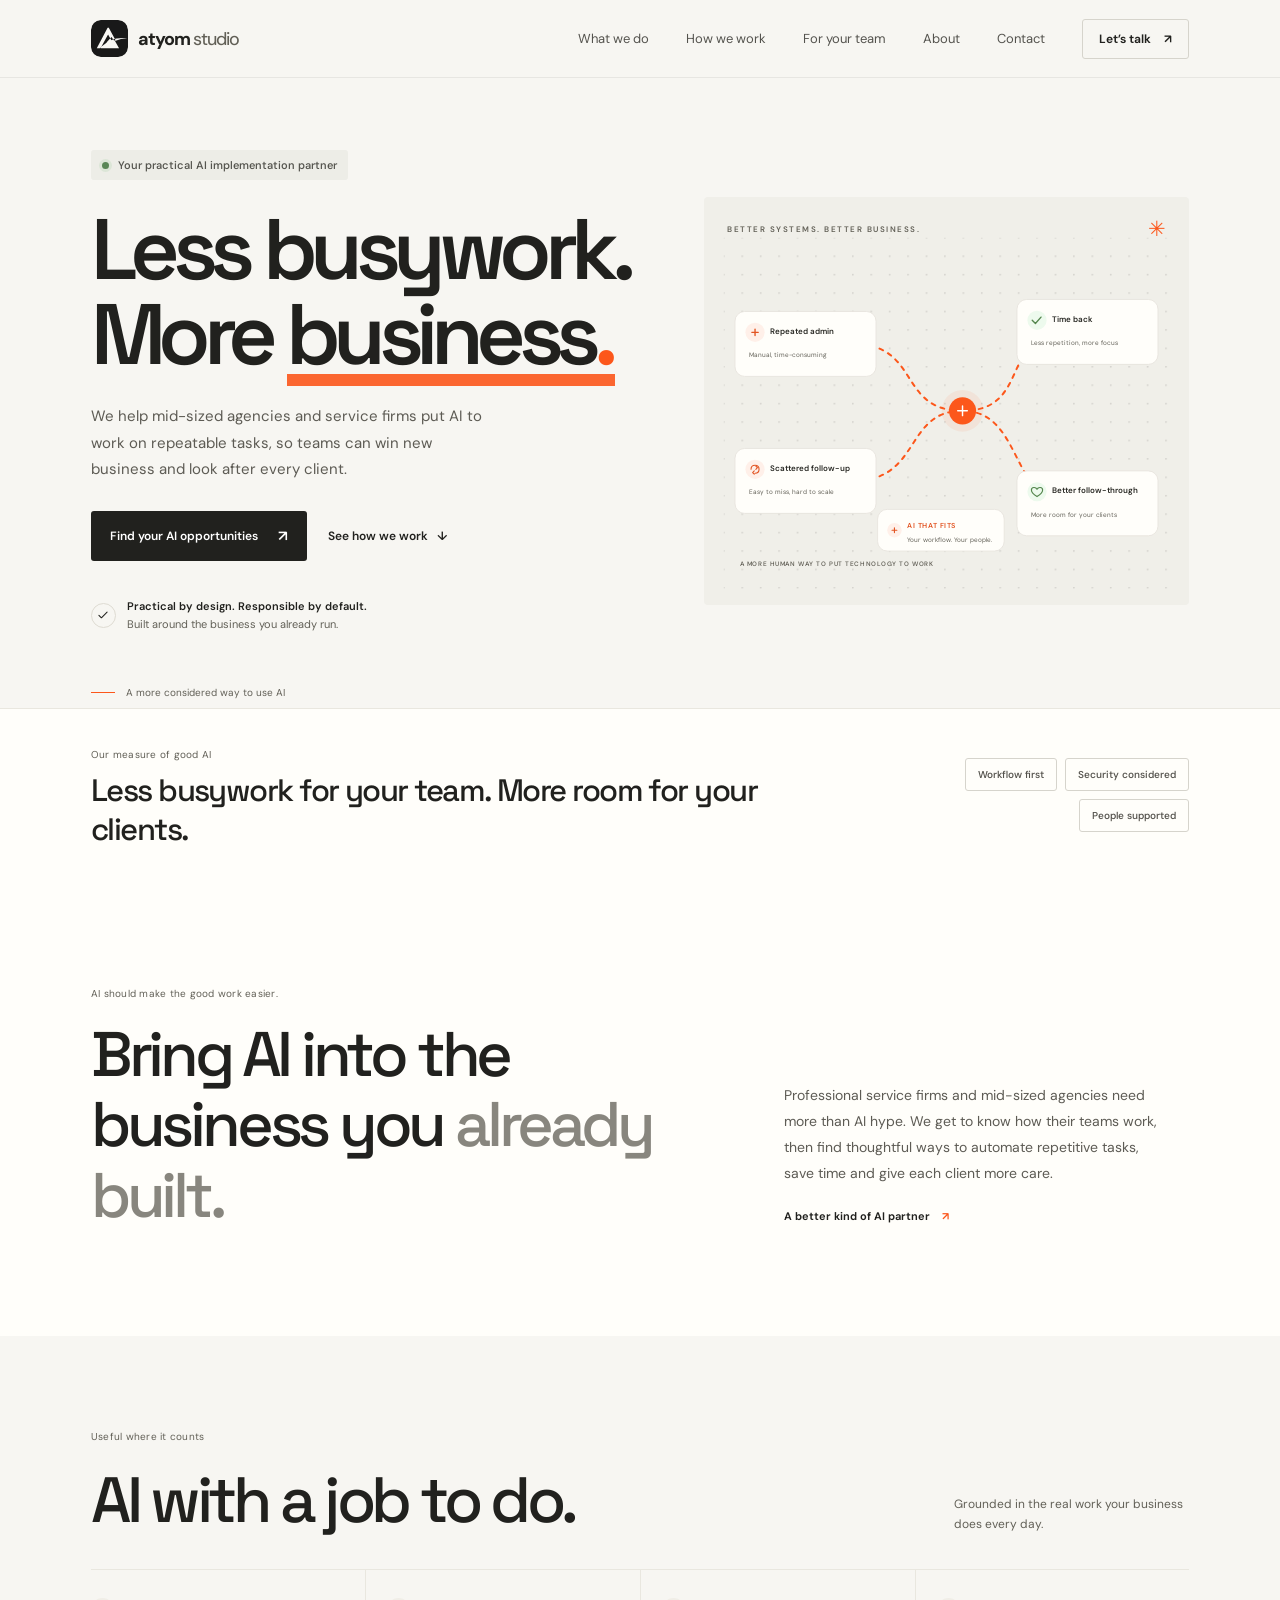
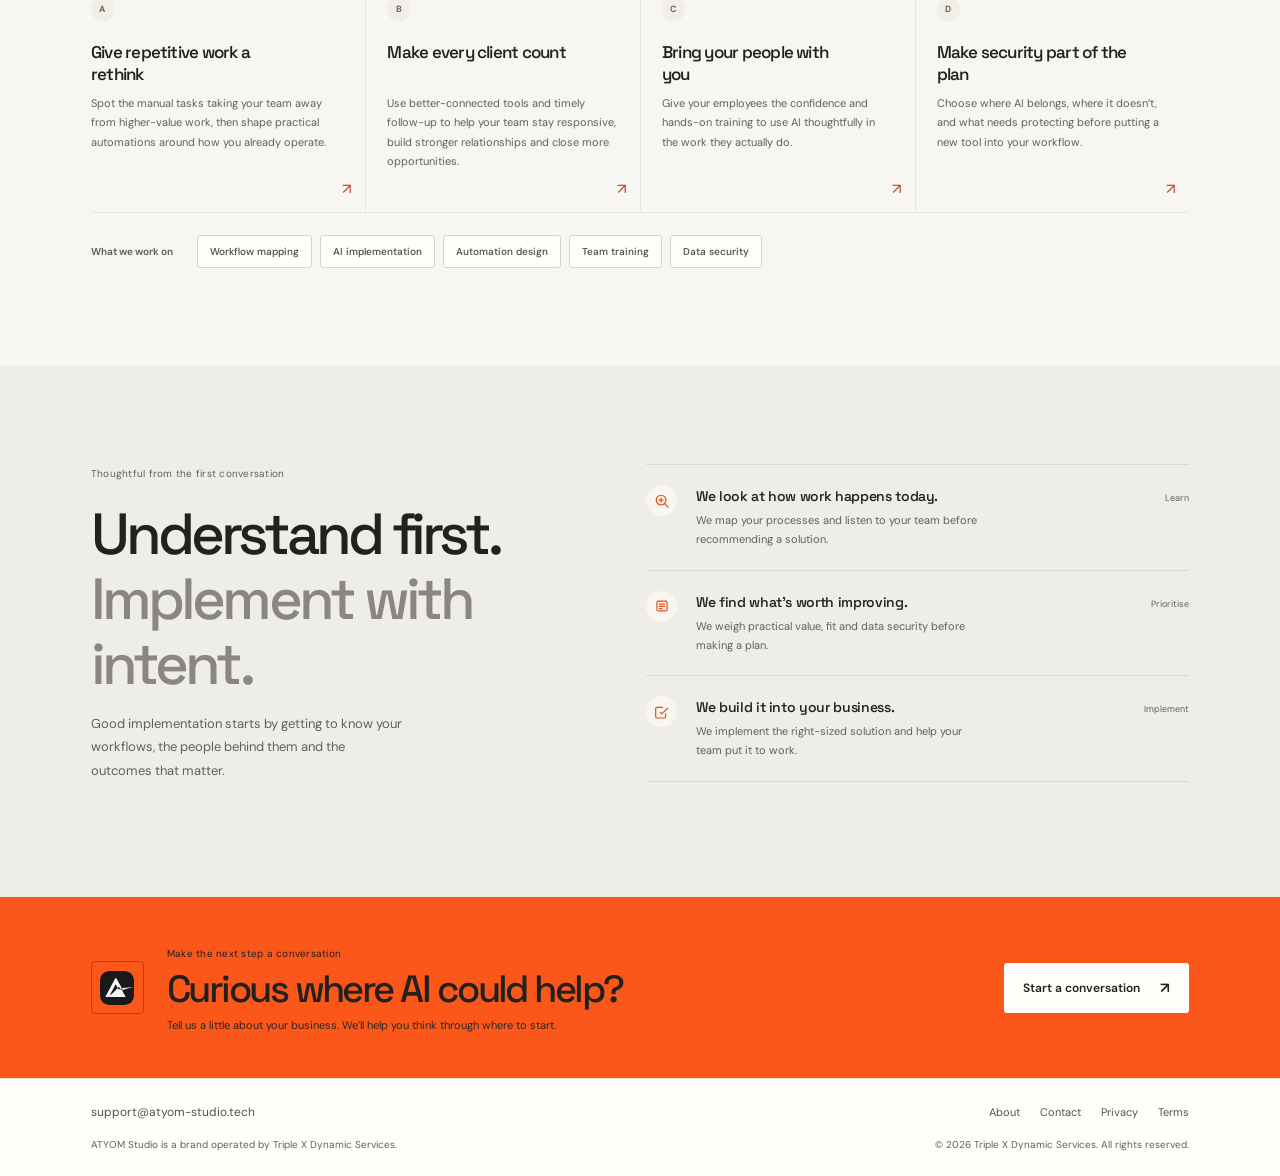
<file: index.html>
<!doctype html>
<html lang="en">
<head>
  <meta charset="UTF-8">
  <meta name="viewport" content="width=device-width, initial-scale=1">
  <meta name="theme-color" content="#f7f6f2">
  <meta name="description" content="Atyom Studio helps mid-sized agencies and professional service firms put practical, secure AI to work for their people and clients.">
  <title>Atyom Studio — Make more room for the work that matters</title>
  <link rel="icon" type="image/svg+xml" href="logo.svg">
  <link rel="preconnect" href="https://fonts.googleapis.com">
  <link rel="preconnect" href="https://fonts.gstatic.com" crossorigin>
  <link href="https://fonts.googleapis.com/css2?family=DM+Sans:wght@400;450;500;550;600;650;700;750;800&family=Space+Grotesk:wght@400;500;600;700&display=swap" rel="stylesheet">
  <link rel="stylesheet" href="styles.css">
</head>
<body>
  <header class="topbar" id="top">
    <a class="brand" href="/" aria-label="Atyom Studio home">
      <img src="logo.svg" alt="" width="37" height="37">
      <span>atyom <span class="brand-light">studio</span></span>
    </a>
    <button class="menu-toggle" type="button" aria-label="Open navigation" aria-expanded="false" aria-controls="navigation"><span></span><span></span></button>
    <nav class="navigation" id="navigation" aria-label="Main navigation">
      <a href="#what-we-do">What we do</a>
      <a href="#how-we-work">How we work</a>
      <a href="#for-your-team">For your team</a>
      <a href="about.html">About</a>
      <a href="contact.html">Contact</a>
      <a class="nav-cta" href="mailto:support@atyom-studio.tech?subject=Let%E2%80%99s%20talk%20about%20AI%20for%20my%20business">Let’s talk <span aria-hidden="true">↗</span></a>
    </nav>
  </header>

  <main>
    <section class="hero" aria-labelledby="hero-title">
      <div class="hero-copy">
        <div class="availability"><span class="availability-dot"></span> Your practical AI implementation partner</div>
        <h1 id="hero-title">Less busywork.<br>More <span class="headline-mark">business<span class="period">.</span></span></h1>
        <p class="hero-description">We help mid-sized agencies and service firms put AI to work on repeatable tasks, so teams can win new business and look after every client.</p>
        <div class="hero-actions">
          <a class="button button-dark" href="mailto:support@atyom-studio.tech?subject=Let%E2%80%99s%20talk%20about%20AI%20for%20my%20business">Find your AI opportunities <span aria-hidden="true">↗</span></a>
          <a class="text-link" href="#how-we-work">See how we work <span aria-hidden="true">↓</span></a>
        </div>
        <div class="hero-proof"><div class="proof-icon" aria-hidden="true"><svg viewBox="0 0 24 24" fill="none"><path d="m5 12.5 4.25 4.25L19 7" stroke="currentColor" stroke-width="1.8" stroke-linecap="round" stroke-linejoin="round"/></svg></div><p>Practical by design. Responsible by default.<br><span>Built around the business you already run.</span></p></div>
      </div>

      <div class="hero-art" aria-label="Illustration showing how Atyom Studio turns repetitive work into more room for customers and growth" role="img">
        <div class="art-topline"><span>BETTER SYSTEMS. BETTER BUSINESS.</span><span class="art-spark" aria-hidden="true">✳</span></div>
        <svg class="workflow" viewBox="0 0 558 440" xmlns="http://www.w3.org/2000/svg" aria-hidden="true">
          <defs><pattern id="dots" width="23" height="23" patternUnits="userSpaceOnUse"><circle cx="1" cy="1" r="1.1" fill="#25241F" opacity=".15"/></pattern></defs>
          <rect x="1" y="1" width="556" height="438" fill="url(#dots)"/>
          <path class="route-line" d="M160 133 C248 133 217 217 299 217 C387 217 343 118 433 118 M160 305 C249 305 225 217 299 217 C375 217 358 332 433 332" fill="none" stroke="#fc571b" stroke-width="2.5" stroke-dasharray="5 7" stroke-linecap="round"/>
          <circle cx="299" cy="217" r="26" fill="#fc571b" opacity=".08"/><circle cx="299" cy="217" r="17" fill="#fc571b"/><path d="M293 217h12m-6-6v12" stroke="#fff" stroke-width="1.8" stroke-linecap="round"/>
          <rect x="15" y="93" width="176" height="81" rx="12" fill="#fffefa" stroke="#e7e3dc"/>
          <circle cx="40" cy="119" r="12" fill="#fff0e9"/><path d="M36 119h8M40 115v8" stroke="#e25422" stroke-width="1.7" stroke-linecap="round"/>
          <text x="59" y="121" class="node-title">Repeated admin</text><text x="32" y="150" class="node-note">Manual, time-consuming</text>
          <rect x="15" y="264" width="176" height="81" rx="12" fill="#fffefa" stroke="#e7e3dc"/>
          <circle cx="40" cy="290" r="12" fill="#fff0e9"/><path d="M35 290c0-3 2-5 5-5s5 2 5 5-2 5-5 5m-1-3-2 2 2 2m2-6 2-2-2-2" fill="none" stroke="#e25422" stroke-width="1.35" stroke-linecap="round" stroke-linejoin="round"/>
          <text x="59" y="292" class="node-title">Scattered follow-up</text><text x="32" y="321" class="node-note">Easy to miss, hard to scale</text>
          <rect x="367" y="78" width="176" height="81" rx="12" fill="#fffefa" stroke="#e7e3dc"/>
          <circle cx="392" cy="104" r="12" fill="#edfaed"/><path d="m386 104 4 4 7-8" fill="none" stroke="#54864d" stroke-width="1.7" stroke-linecap="round" stroke-linejoin="round"/>
          <text x="411" y="106" class="node-title">Time back</text><text x="384" y="135" class="node-note">Less repetition, more focus</text>
          <rect x="367" y="292" width="176" height="81" rx="12" fill="#fffefa" stroke="#e7e3dc"/>
          <circle cx="392" cy="318" r="12" fill="#edfaed"/><path d="M392 324s-7-4.1-7-8.2c0-3.7 5.4-4.3 7-.8 1.6-3.5 7-2.9 7 .8 0 4.1-7 8.2-7 8.2Z" fill="none" stroke="#54864d" stroke-width="1.45" stroke-linejoin="round"/>
          <text x="411" y="320" class="node-title">Better follow-through</text><text x="384" y="349" class="node-note">More room for your clients</text>
          <rect x="193" y="340" width="158" height="52" rx="12" fill="#fffefa" stroke="#e7e3dc"/>
          <circle cx="214" cy="366" r="9" fill="#fff0e9"/><path d="M211 366h6m-3-3v6" stroke="#e25422" stroke-width="1.4" stroke-linecap="round"/>
          <text x="230" y="363" class="fit-label">AI THAT FITS</text><text x="230" y="381" class="fit-note">Your workflow. Your people.</text>
          <text x="21" y="411" class="footnote">A MORE HUMAN WAY TO PUT TECHNOLOGY TO WORK</text>
        </svg>
      </div>
      <a class="scroll-cue" href="#what-we-do"><span class="scroll-cue-line"></span> A more considered way to use AI</a>
    </section>

    <section class="proof-standard" aria-label="Atyom Studio’s approach to AI">
      <div class="proof-message"><span class="section-kicker">Our measure of good AI</span><p>Less busywork for your team. More room for your clients.</p></div>
      <div class="proof-points" aria-label="Our priorities"><span>Workflow first</span><span>Security considered</span><span>People supported</span></div>
    </section>

    <section class="intro-section" id="what-we-do">
      <div class="intro-lead"><span class="section-kicker">AI should make the good work easier.</span><h2>Bring AI into the business you <span>already built.</span></h2></div>
      <div class="intro-body"><p>Professional service firms and mid-sized agencies need more than AI hype. We get to know how their teams work, then find thoughtful ways to automate repetitive tasks, save time and give each client more care.</p><a class="arrow-link" href="#how-we-work">A better kind of AI partner <span aria-hidden="true">↗</span></a></div>
    </section>

    <section class="services" id="for-your-team" aria-labelledby="services-title">
      <div class="services-heading"><div><span class="section-kicker">Useful where it counts</span><h2 id="services-title">AI with a job to do.</h2></div><p>Grounded in the real work your business does every day.</p></div>
      <div class="service-grid">
        <article class="service-item"><span class="service-index" aria-hidden="true">A</span><h3>Give repetitive work a rethink</h3><p>Spot the manual tasks taking your team away from higher-value work, then shape practical automations around how you already operate.</p><a class="service-link" href="mailto:support@atyom-studio.tech?subject=Rethinking%20repetitive%20work" aria-label="Talk to us about repetitive work">↗</a></article>
        <article class="service-item"><span class="service-index" aria-hidden="true">B</span><h3>Make every client count</h3><p>Use better-connected tools and timely follow-up to help your team stay responsive, build stronger relationships and close more opportunities.</p><a class="service-link" href="mailto:support@atyom-studio.tech?subject=Helping%20us%20look%20after%20clients" aria-label="Talk to us about customer relationships">↗</a></article>
        <article class="service-item"><span class="service-index" aria-hidden="true">C</span><h3>Bring your people with you</h3><p>Give your employees the confidence and hands-on training to use AI thoughtfully in the work they actually do.</p><a class="service-link" href="mailto:support@atyom-studio.tech?subject=AI%20training%20for%20our%20team" aria-label="Talk to us about team training">↗</a></article>
        <article class="service-item"><span class="service-index" aria-hidden="true">D</span><h3>Make security part of the plan</h3><p>Choose where AI belongs, where it doesn’t, and what needs protecting before putting a new tool into your workflow.</p><a class="service-link" href="mailto:support@atyom-studio.tech?subject=Responsible%20AI%20implementation" aria-label="Talk to us about responsible implementation">↗</a></article>
      </div>
      <div class="toolkit"><span class="toolkit-label">What we work on</span><div class="toolkit-tags"><span>Workflow mapping</span><span>AI implementation</span><span>Automation design</span><span>Team training</span><span>Data security</span></div></div>
    </section>

    <section class="method" id="how-we-work">
      <div class="method-heading"><span class="section-kicker">Thoughtful from the first conversation</span><h2>Understand first.<br><span>Implement with intent.</span></h2><p>Good implementation starts by getting to know your workflows, the people behind them and the outcomes that matter.</p></div>
      <div class="method-list">
        <article class="method-step"><span class="step-symbol" aria-hidden="true"><svg viewBox="0 0 24 24" fill="none"><circle cx="10.8" cy="10.8" r="6.5" stroke="currentColor" stroke-width="1.6"/><path d="m16 16 4.2 4.2M8 10.8h5.5M10.8 8v5.5" stroke="currentColor" stroke-width="1.6" stroke-linecap="round"/></svg></span><div><h3>We look at how work happens today.</h3><p>We map your processes and listen to your team before recommending a solution.</p></div><span class="method-tail">Learn</span></article>
        <article class="method-step"><span class="step-symbol" aria-hidden="true"><svg viewBox="0 0 24 24" fill="none"><path d="M7.2 5.5h9.6a2 2 0 0 1 2 2v9a2 2 0 0 1-2 2H7.2a2 2 0 0 1-2-2v-9a2 2 0 0 1 2-2Z" stroke="currentColor" stroke-width="1.55"/><path d="M8.5 9.5h7m-7 3h7m-7 3H12" stroke="currentColor" stroke-width="1.55" stroke-linecap="round"/></svg></span><div><h3>We find what’s worth improving.</h3><p>We weigh practical value, fit and data security before making a plan.</p></div><span class="method-tail">Prioritise</span></article>
        <article class="method-step"><span class="step-symbol" aria-hidden="true"><svg viewBox="0 0 24 24" fill="none"><path d="m9.7 12.5 2 2L19.5 7m-2.7 7.2v4.2a1.6 1.6 0 0 1-1.6 1.6H5.2a1.6 1.6 0 0 1-1.6-1.6V7.4a1.6 1.6 0 0 1 1.6-1.6H13" stroke="currentColor" stroke-width="1.55" stroke-linecap="round" stroke-linejoin="round"/></svg></span><div><h3>We build it into your business.</h3><p>We implement the right-sized solution and help your team put it to work.</p></div><span class="method-tail">Implement</span></article>
      </div>
    </section>

    <section class="closing-cta" aria-labelledby="closing-title"><div class="cta-graphic" aria-hidden="true"><img src="logo.svg" alt="" width="49" height="49"></div><div><span class="section-kicker">Make the next step a conversation</span><h2 id="closing-title">Curious where AI could help?</h2><p>Tell us a little about your business. We’ll help you think through where to start.</p></div><a class="button button-light" href="mailto:support@atyom-studio.tech?subject=Let%E2%80%99s%20talk%20about%20AI%20for%20my%20business">Start a conversation <span aria-hidden="true">↗</span></a></section>
  </main>

  <footer class="footer"><a class="footer-contact" href="mailto:support@atyom-studio.tech">support@atyom-studio.tech</a><nav class="footer-links" aria-label="Legal and company information"><a href="about.html">About</a><a href="contact.html">Contact</a><a href="privacy.html">Privacy</a><a href="terms.html">Terms</a></nav><p class="footer-legal">ATYOM Studio is a brand operated by Triple X Dynamic Services.</p><p class="footer-copy">© <span id="year">2026</span> Triple X Dynamic Services. All rights reserved.</p></footer>
  <script src="script.js" defer></script>
</body>
</html>
</file>
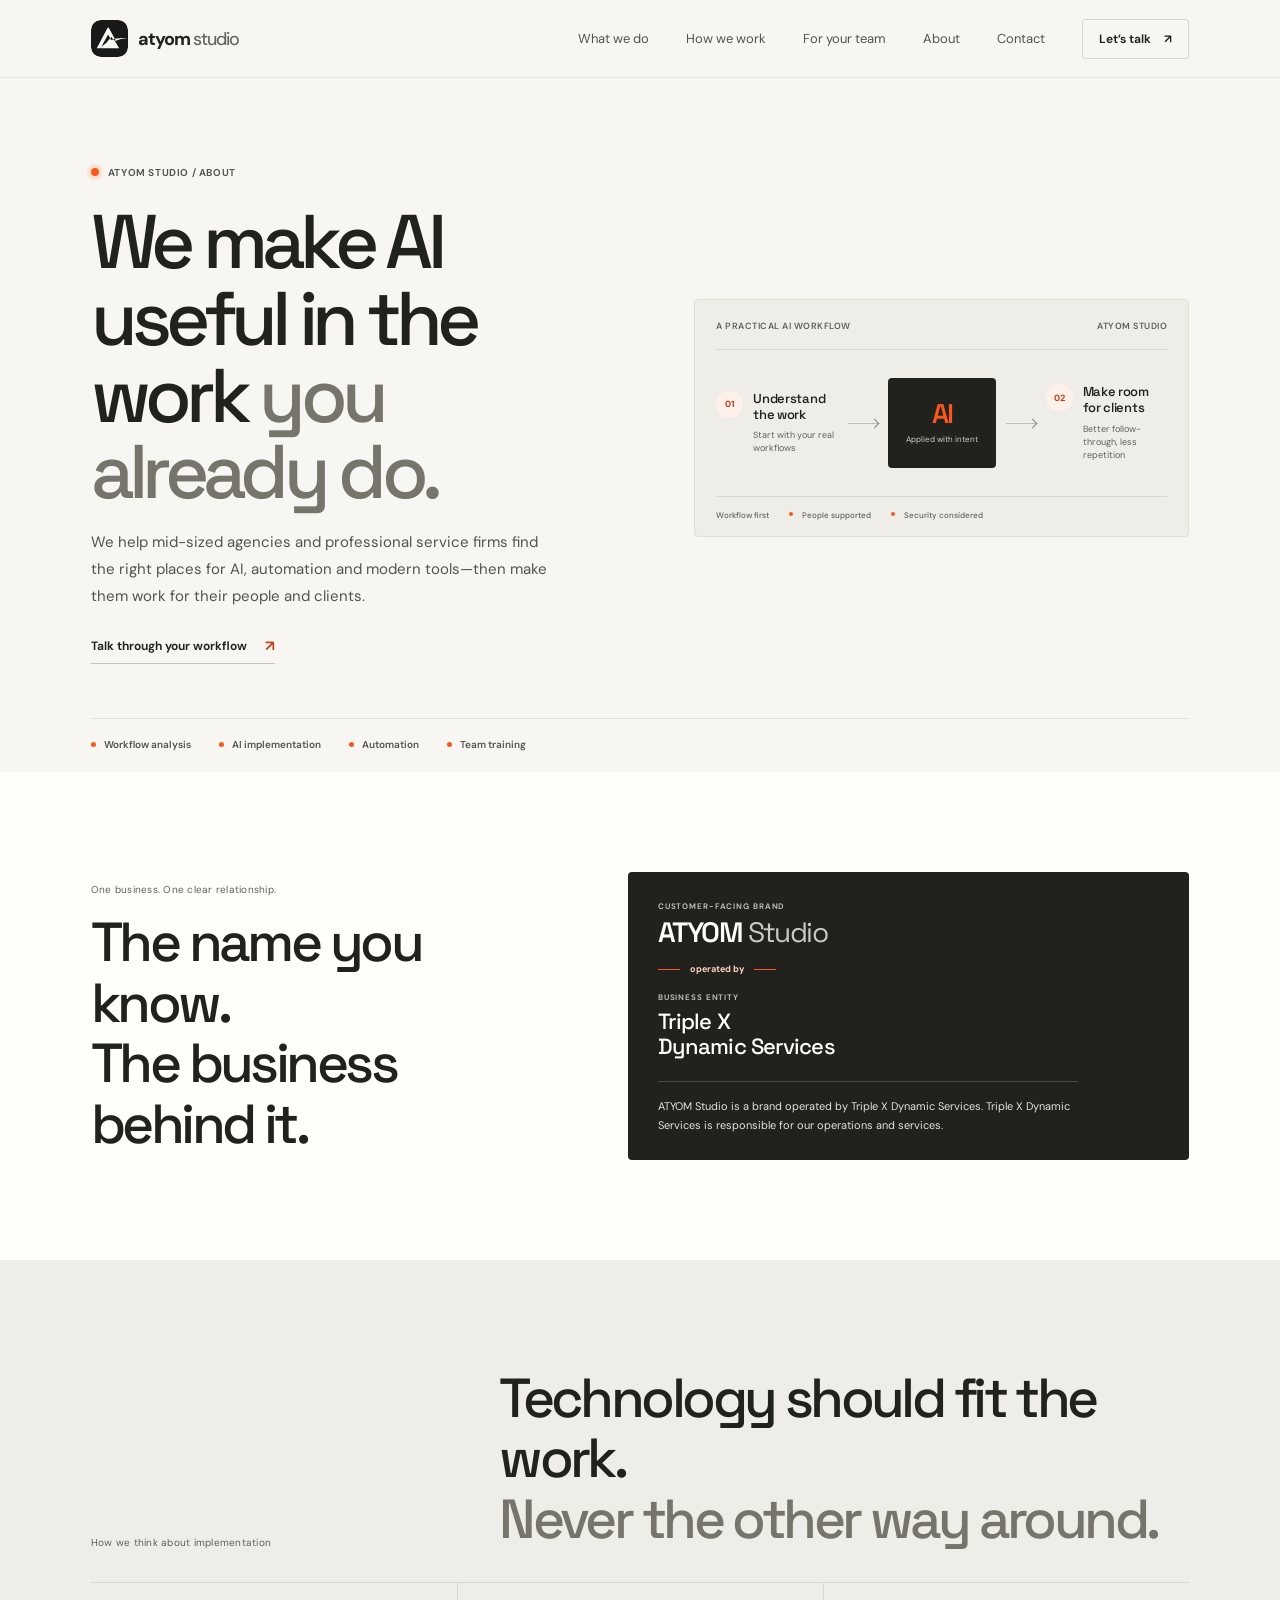
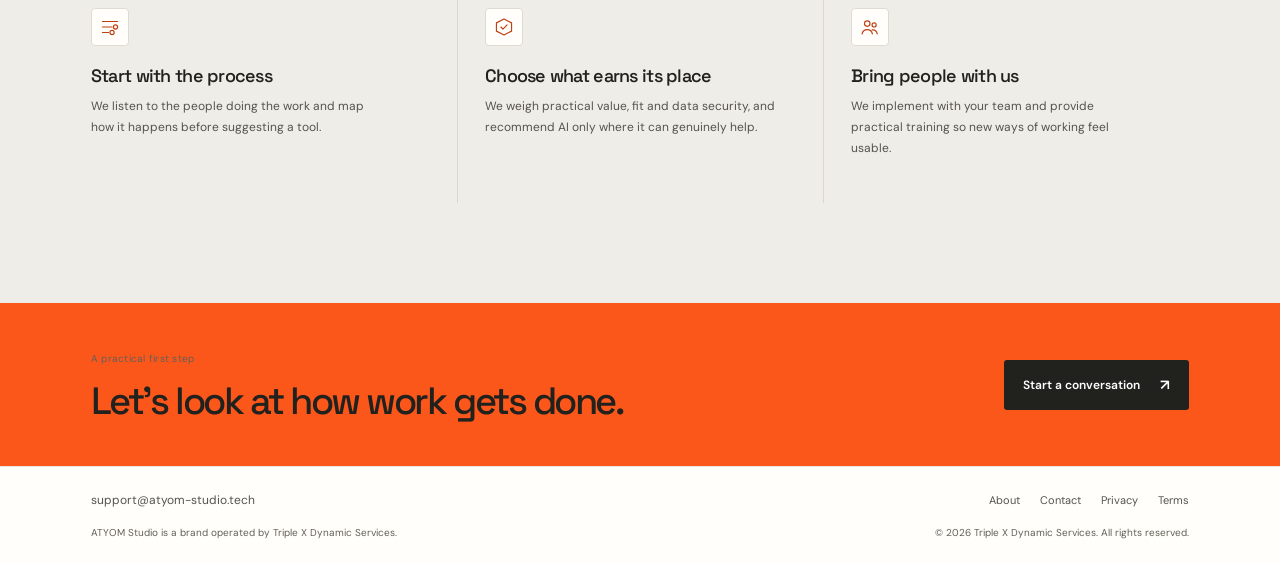
<file: about.html>
<!doctype html>
<html lang="en">
<head>
  <meta charset="UTF-8">
  <meta name="viewport" content="width=device-width, initial-scale=1">
  <meta name="theme-color" content="#f7f6f2">
  <meta name="description" content="Learn about ATYOM Studio, an AI and technology adoption brand operated by Triple X Dynamic Services.">
  <title>About ATYOM Studio — Practical AI implementation</title>
  <link rel="icon" type="image/svg+xml" href="logo.svg">
  <link rel="preconnect" href="https://fonts.googleapis.com"><link rel="preconnect" href="https://fonts.gstatic.com" crossorigin>
  <link href="https://fonts.googleapis.com/css2?family=DM+Sans:wght@400;450;500;550;600;650;700;750;800&family=Space+Grotesk:wght@400;500;600;700&display=swap" rel="stylesheet">
  <link rel="stylesheet" href="styles.css">
</head>
<body>
  <header class="topbar" id="top"><a class="brand" href="./" aria-label="ATYOM Studio home"><img src="logo.svg" alt="" width="37" height="37"><span>atyom <span class="brand-light">studio</span></span></a><button class="menu-toggle" type="button" aria-label="Open navigation" aria-expanded="false" aria-controls="navigation"><span></span><span></span></button><nav class="navigation" id="navigation" aria-label="Main navigation"><a href="index.html#what-we-do">What we do</a><a href="index.html#how-we-work">How we work</a><a href="index.html#for-your-team">For your team</a><a href="about.html" aria-current="page">About</a><a href="contact.html">Contact</a><a class="nav-cta" href="mailto:support@atyom-studio.tech?subject=Let%E2%80%99s%20talk%20about%20AI%20for%20my%20business">Let’s talk <span aria-hidden="true">↗</span></a></nav></header>
  <main class="about-page">
    <section class="about-hero" aria-labelledby="about-title">
      <div class="about-hero-copy">
        <span class="about-eyebrow"><span></span> ATYOM STUDIO / ABOUT</span>
        <h1 id="about-title">We make AI useful in the work <em>you already do.</em></h1>
        <p>We help mid-sized agencies and professional service firms find the right places for AI, automation and modern tools—then make them work for their people and clients.</p>
        <a class="about-hero-link" href="mailto:support@atyom-studio.tech?subject=Talk%20with%20ATYOM%20Studio">Talk through your workflow <span aria-hidden="true">↗</span></a>
      </div>
      <div class="workflow-visual" role="img" aria-label="A simple workflow: understand how the team works, apply AI where useful, and create more time for clients">
        <div class="workflow-visual-head"><span>A PRACTICAL AI WORKFLOW</span><span>ATYOM STUDIO</span></div>
        <div class="workflow-flow">
          <div class="flow-stage"><span class="flow-index">01</span><div><strong>Understand the work</strong><small>Start with your real workflows</small></div></div>
          <span class="flow-connector" aria-hidden="true"></span>
          <div class="flow-engine"><span>AI</span><small>Applied with intent</small></div>
          <span class="flow-connector" aria-hidden="true"></span>
          <div class="flow-stage flow-outcome"><span class="flow-index">02</span><div><strong>Make room for clients</strong><small>Better follow-through, less repetition</small></div></div>
        </div>
        <div class="workflow-visual-foot"><span>Workflow first</span><span>People supported</span><span>Security considered</span></div>
      </div>
      <div class="about-capabilities" aria-label="What we do"><span>Workflow analysis</span><span>AI implementation</span><span>Automation</span><span>Team training</span></div>
    </section>

    <section class="about-identity" aria-labelledby="identity-title">
      <div class="identity-heading"><span class="section-kicker">One business. One clear relationship.</span><h2 id="identity-title">The name you know.<br>The business behind it.</h2></div>
      <div class="identity-card"><div class="identity-brand"><span class="identity-label">CUSTOMER-FACING BRAND</span><strong>ATYOM <span>Studio</span></strong></div><div class="identity-link" aria-hidden="true"><span></span><b>operated by</b><span></span></div><div class="identity-operator"><span class="identity-label">BUSINESS ENTITY</span><strong>Triple X<br>Dynamic Services</strong></div><p>ATYOM Studio is a brand operated by Triple X Dynamic Services. Triple X Dynamic Services is responsible for our operations and services.</p></div>
    </section>

    <section class="about-approach" aria-labelledby="approach-title">
      <div class="approach-heading"><span class="section-kicker">How we think about implementation</span><h2 id="approach-title">Technology should fit the work.<br><span>Never the other way around.</span></h2></div>
      <div class="approach-grid">
        <article class="approach-item"><span class="approach-symbol" aria-hidden="true"><svg viewBox="0 0 32 32" fill="none"><path d="M5 8h22M5 16h14M5 24h9" stroke="currentColor" stroke-width="1.7" stroke-linecap="round"/><circle cx="24" cy="16" r="3" stroke="currentColor" stroke-width="1.7"/><circle cx="19" cy="24" r="3" stroke="currentColor" stroke-width="1.7"/></svg></span><h3>Start with the process</h3><p>We listen to the people doing the work and map how it happens before suggesting a tool.</p></article>
        <article class="approach-item"><span class="approach-symbol" aria-hidden="true"><svg viewBox="0 0 32 32" fill="none"><path d="M16 4.5 27 10v12L16 27.5 5 22V10l11-5.5Z" stroke="currentColor" stroke-width="1.7" stroke-linejoin="round"/><path d="m11.5 16 3 3 6-6" stroke="currentColor" stroke-width="1.7" stroke-linecap="round" stroke-linejoin="round"/></svg></span><h3>Choose what earns its place</h3><p>We weigh practical value, fit and data security, and recommend AI only where it can genuinely help.</p></article>
        <article class="approach-item"><span class="approach-symbol" aria-hidden="true"><svg viewBox="0 0 32 32" fill="none"><circle cx="12" cy="11" r="4" stroke="currentColor" stroke-width="1.7"/><circle cx="22" cy="13" r="3" stroke="currentColor" stroke-width="1.7"/><path d="M4.5 26c.7-4.1 3.2-6.3 7.5-6.3s6.8 2.2 7.5 6.3m-.3-5.8c3.9-.5 6.5 1.5 7.3 5.8" stroke="currentColor" stroke-width="1.7" stroke-linecap="round"/></svg></span><h3>Bring people with us</h3><p>We implement with your team and provide practical training so new ways of working feel usable.</p></article>
      </div>
    </section>

    <section class="about-contact"><div><span class="section-kicker">A practical first step</span><h2>Let’s look at how work gets done.</h2></div><a class="button button-dark" href="mailto:support@atyom-studio.tech?subject=Talk%20with%20ATYOM%20Studio">Start a conversation <span aria-hidden="true">↗</span></a></section>
  </main>
  <footer class="footer"><a class="footer-contact" href="mailto:support@atyom-studio.tech">support@atyom-studio.tech</a><nav class="footer-links" aria-label="Legal and company information"><a href="about.html">About</a><a href="contact.html">Contact</a><a href="privacy.html">Privacy</a><a href="terms.html">Terms</a></nav><p class="footer-legal">ATYOM Studio is a brand operated by Triple X Dynamic Services.</p><p class="footer-copy">© <span id="year">2026</span> Triple X Dynamic Services. All rights reserved.</p></footer><script src="script.js" defer></script>
</body>
</html>
</file>
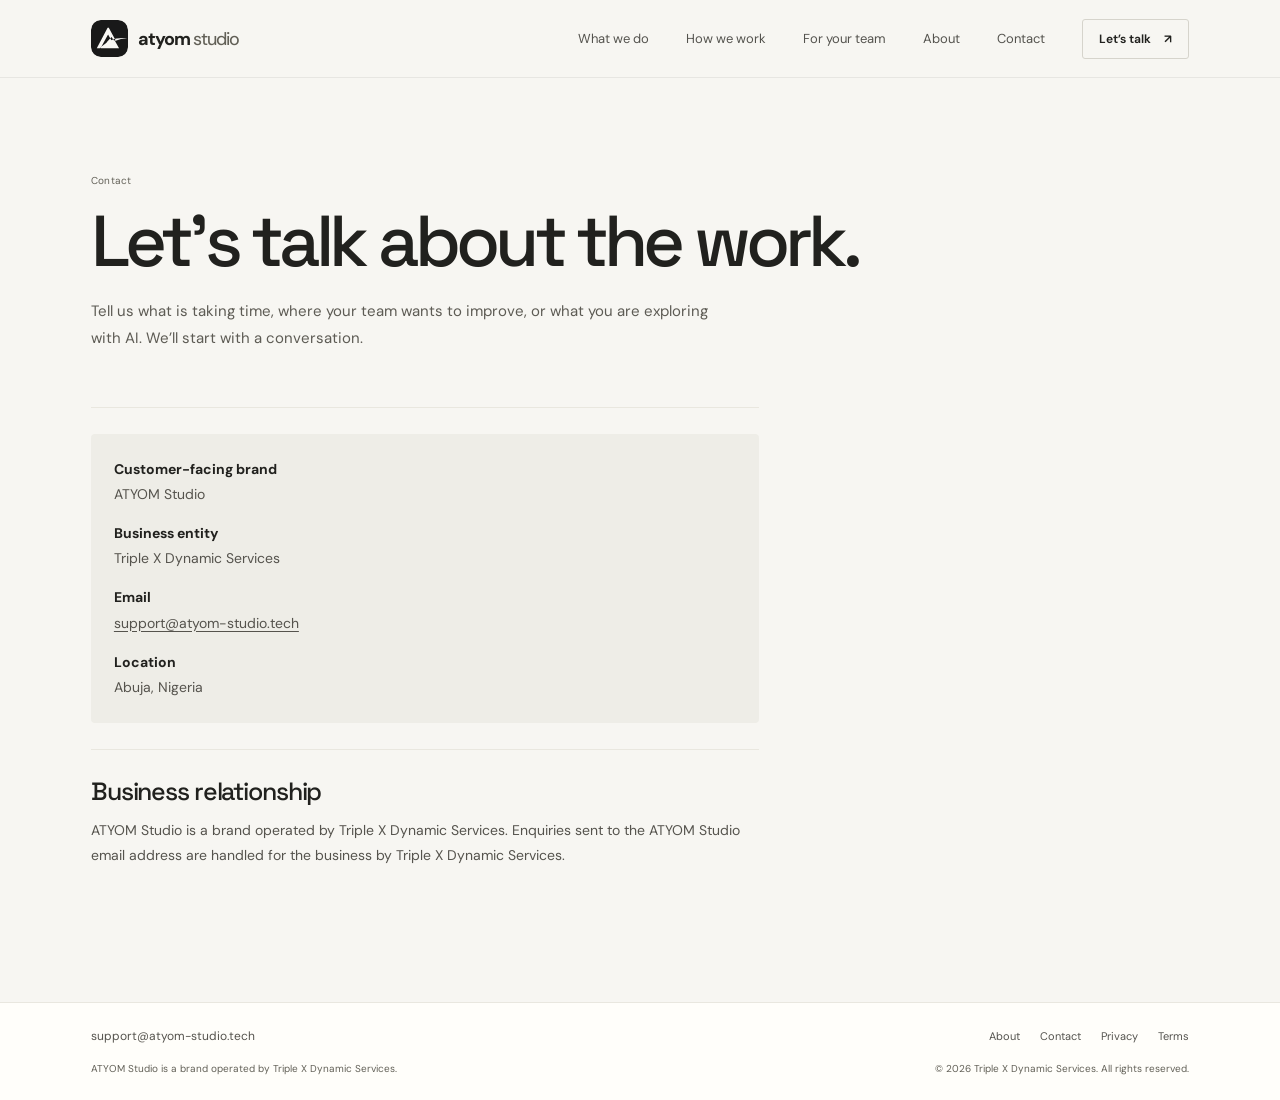
<file: contact.html>
<!doctype html>
<html lang="en">
<head>
  <meta charset="UTF-8"><meta name="viewport" content="width=device-width, initial-scale=1"><meta name="theme-color" content="#f7f6f2">
  <meta name="description" content="Contact ATYOM Studio, a brand operated by Triple X Dynamic Services, about practical AI implementation.">
  <title>Contact ATYOM Studio</title><link rel="icon" type="image/svg+xml" href="logo.svg"><link rel="preconnect" href="https://fonts.googleapis.com"><link rel="preconnect" href="https://fonts.gstatic.com" crossorigin><link href="https://fonts.googleapis.com/css2?family=DM+Sans:wght@400;450;500;550;600;650;700;750;800&family=Space+Grotesk:wght@400;500;600;700&display=swap" rel="stylesheet"><link rel="stylesheet" href="styles.css">
</head>
<body>
  <header class="topbar" id="top"><a class="brand" href="./" aria-label="ATYOM Studio home"><img src="logo.svg" alt="" width="37" height="37"><span>atyom <span class="brand-light">studio</span></span></a><button class="menu-toggle" type="button" aria-label="Open navigation" aria-expanded="false" aria-controls="navigation"><span></span><span></span></button><nav class="navigation" id="navigation" aria-label="Main navigation"><a href="index.html#what-we-do">What we do</a><a href="index.html#how-we-work">How we work</a><a href="index.html#for-your-team">For your team</a><a href="about.html">About</a><a href="contact.html" aria-current="page">Contact</a><a class="nav-cta" href="mailto:support@atyom-studio.tech?subject=Let%E2%80%99s%20talk%20about%20AI%20for%20my%20business">Let’s talk <span aria-hidden="true">↗</span></a></nav></header>
  <main class="page-main"><div class="page-intro"><span class="section-kicker">Contact</span><h1>Let’s talk about the work.</h1><p>Tell us what is taking time, where your team wants to improve, or what you are exploring with AI. We’ll start with a conversation.</p></div><div class="page-content"><section><div class="contact-card"><p><strong>Customer-facing brand</strong><br>ATYOM Studio</p><p><strong>Business entity</strong><br>Triple X Dynamic Services</p><p><strong>Email</strong><br><a href="mailto:support@atyom-studio.tech">support@atyom-studio.tech</a></p><p><strong>Location</strong><br>Abuja, Nigeria</p></div></section><section><h2>Business relationship</h2><p>ATYOM Studio is a brand operated by Triple X Dynamic Services. Enquiries sent to the ATYOM Studio email address are handled for the business by Triple X Dynamic Services.</p></section></div></main>
  <footer class="footer"><a class="footer-contact" href="mailto:support@atyom-studio.tech">support@atyom-studio.tech</a><nav class="footer-links" aria-label="Legal and company information"><a href="about.html">About</a><a href="contact.html">Contact</a><a href="privacy.html">Privacy</a><a href="terms.html">Terms</a></nav><p class="footer-legal">ATYOM Studio is a brand operated by Triple X Dynamic Services.</p><p class="footer-copy">© <span id="year">2026</span> Triple X Dynamic Services. All rights reserved.</p></footer><script src="script.js" defer></script>
</body>
</html>
</file>
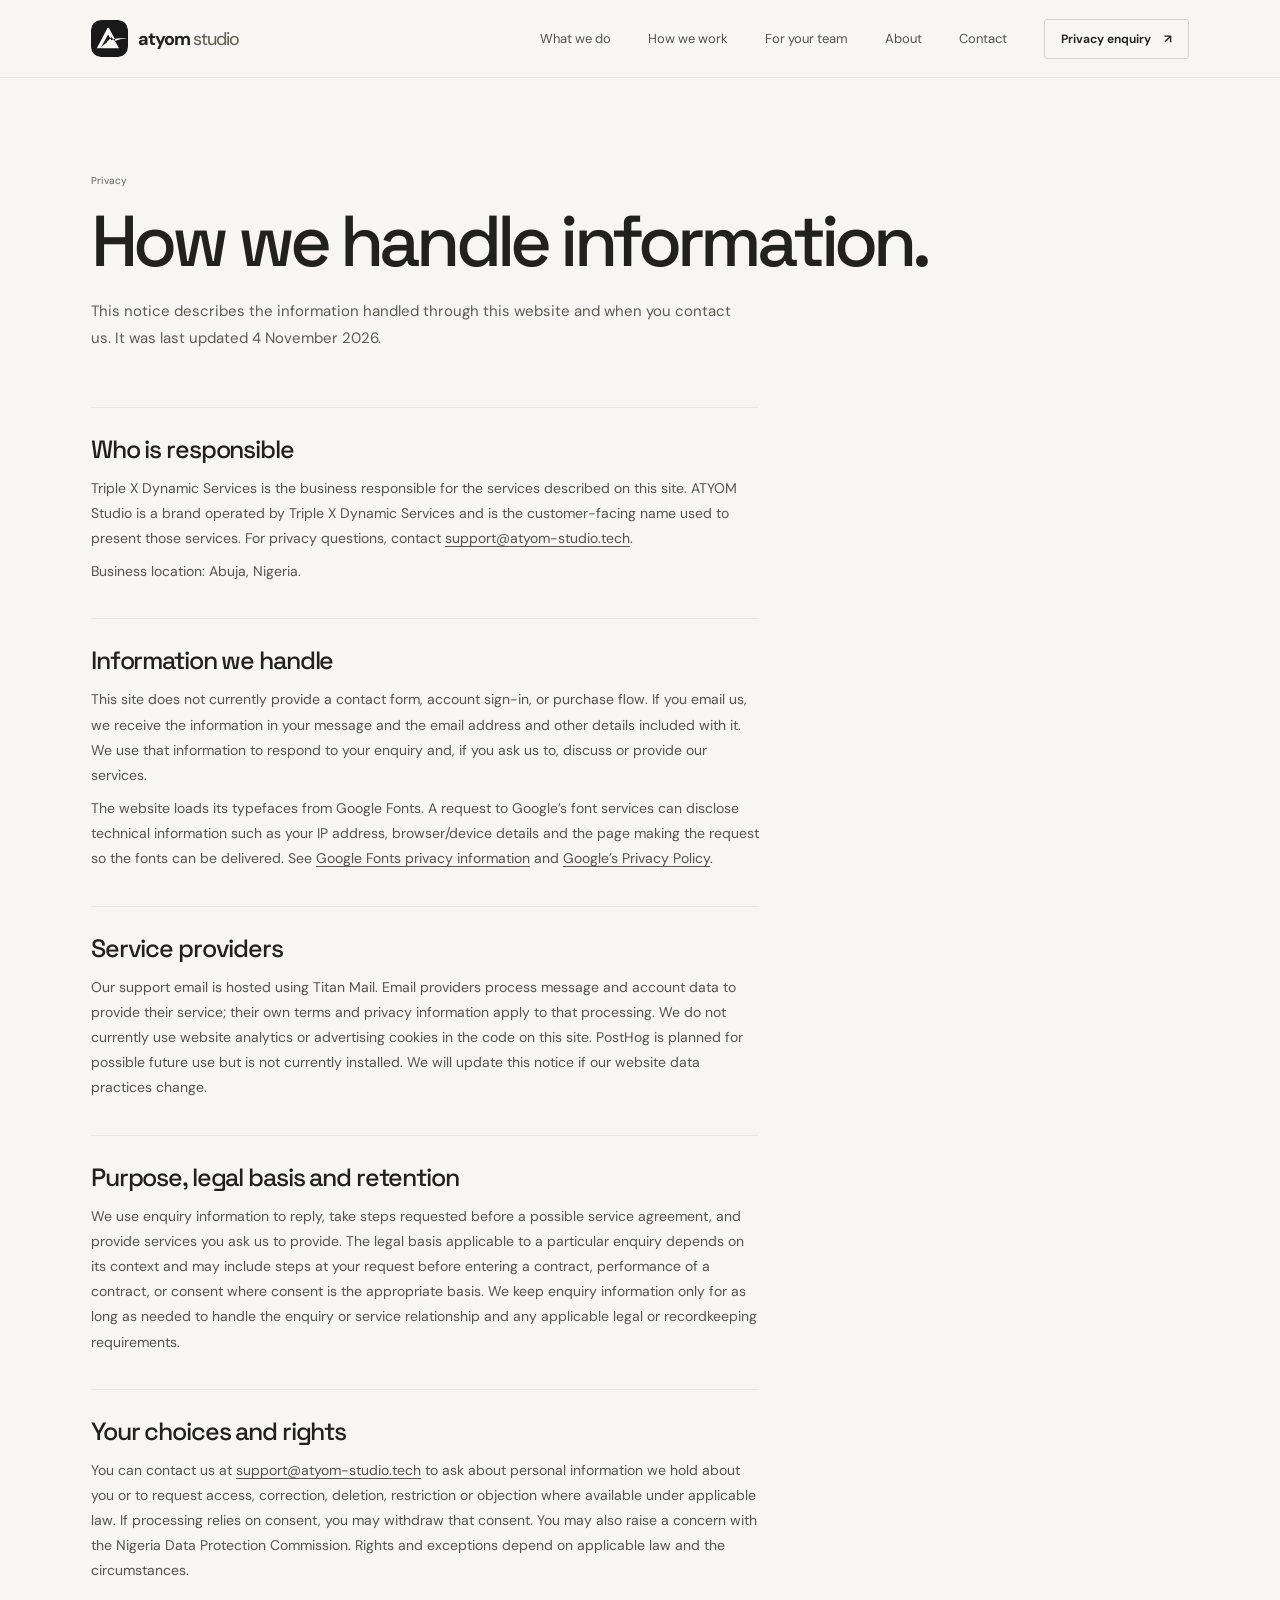
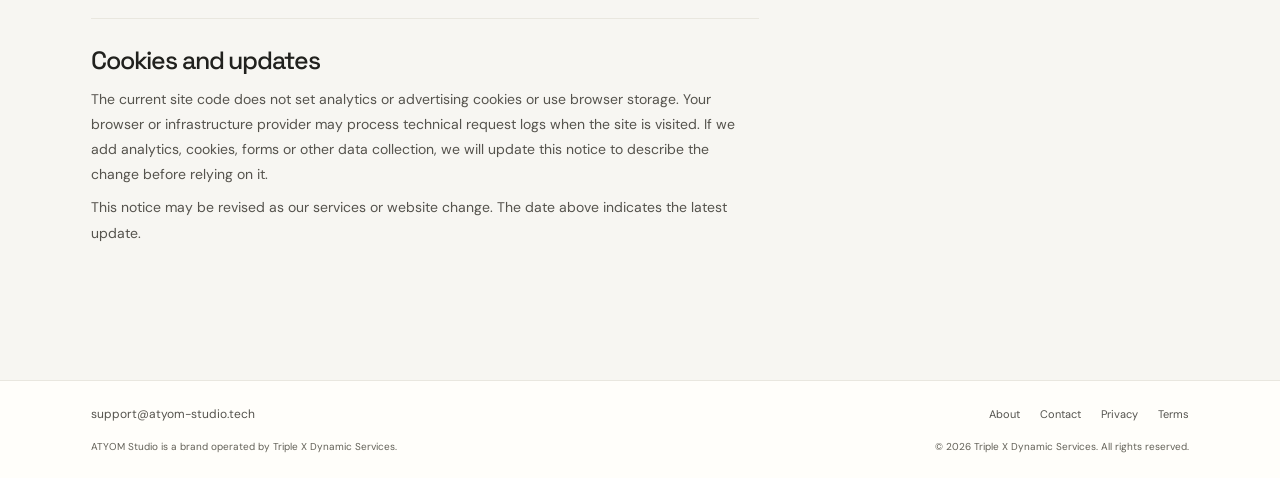
<file: privacy.html>
<!doctype html>
<html lang="en">
<head>
  <meta charset="UTF-8"><meta name="viewport" content="width=device-width, initial-scale=1"><meta name="theme-color" content="#f7f6f2">
  <meta name="description" content="Privacy information for ATYOM Studio, operated by Triple X Dynamic Services.">
  <title>Privacy — ATYOM Studio</title><link rel="icon" type="image/svg+xml" href="logo.svg"><link rel="preconnect" href="https://fonts.googleapis.com"><link rel="preconnect" href="https://fonts.gstatic.com" crossorigin><link href="https://fonts.googleapis.com/css2?family=DM+Sans:wght@400;450;500;550;600;650;700;750;800&family=Space+Grotesk:wght@400;500;600;700&display=swap" rel="stylesheet"><link rel="stylesheet" href="styles.css">
</head>
<body>
  <header class="topbar" id="top"><a class="brand" href="./" aria-label="ATYOM Studio home"><img src="logo.svg" alt="" width="37" height="37"><span>atyom <span class="brand-light">studio</span></span></a><button class="menu-toggle" type="button" aria-label="Open navigation" aria-expanded="false" aria-controls="navigation"><span></span><span></span></button><nav class="navigation" id="navigation" aria-label="Main navigation"><a href="index.html#what-we-do">What we do</a><a href="index.html#how-we-work">How we work</a><a href="index.html#for-your-team">For your team</a><a href="about.html">About</a><a href="contact.html">Contact</a><a class="nav-cta" href="mailto:support@atyom-studio.tech?subject=Privacy%20enquiry">Privacy enquiry <span aria-hidden="true">↗</span></a></nav></header>
  <main class="page-main"><div class="page-intro"><span class="section-kicker">Privacy</span><h1>How we handle information.</h1><p>This notice describes the information handled through this website and when you contact us. It was last updated 4 November 2026.</p></div><div class="page-content">
    <section><h2>Who is responsible</h2><p>Triple X Dynamic Services is the business responsible for the services described on this site. ATYOM Studio is a brand operated by Triple X Dynamic Services and is the customer-facing name used to present those services. For privacy questions, contact <a href="mailto:support@atyom-studio.tech">support@atyom-studio.tech</a>.</p><p>Business location: Abuja, Nigeria.</p></section>
    <section><h2>Information we handle</h2><p>This site does not currently provide a contact form, account sign-in, or purchase flow. If you email us, we receive the information in your message and the email address and other details included with it. We use that information to respond to your enquiry and, if you ask us to, discuss or provide our services.</p><p>The website loads its typefaces from Google Fonts. A request to Google’s font services can disclose technical information such as your IP address, browser/device details and the page making the request so the fonts can be delivered. See <a href="https://developers.google.com/fonts/faq/privacy" rel="noreferrer">Google Fonts privacy information</a> and <a href="https://policies.google.com/privacy" rel="noreferrer">Google’s Privacy Policy</a>.</p></section>
    <section><h2>Service providers</h2><p>Our support email is hosted using Titan Mail. Email providers process message and account data to provide their service; their own terms and privacy information apply to that processing. We do not currently use website analytics or advertising cookies in the code on this site. PostHog is planned for possible future use but is not currently installed. We will update this notice if our website data practices change.</p></section>
    <section><h2>Purpose, legal basis and retention</h2><p>We use enquiry information to reply, take steps requested before a possible service agreement, and provide services you ask us to provide. The legal basis applicable to a particular enquiry depends on its context and may include steps at your request before entering a contract, performance of a contract, or consent where consent is the appropriate basis. We keep enquiry information only for as long as needed to handle the enquiry or service relationship and any applicable legal or recordkeeping requirements.</p></section>
    <section><h2>Your choices and rights</h2><p>You can contact us at <a href="mailto:support@atyom-studio.tech">support@atyom-studio.tech</a> to ask about personal information we hold about you or to request access, correction, deletion, restriction or objection where available under applicable law. If processing relies on consent, you may withdraw that consent. You may also raise a concern with the Nigeria Data Protection Commission. Rights and exceptions depend on applicable law and the circumstances.</p></section>
    <section><h2>Cookies and updates</h2><p>The current site code does not set analytics or advertising cookies or use browser storage. Your browser or infrastructure provider may process technical request logs when the site is visited. If we add analytics, cookies, forms or other data collection, we will update this notice to describe the change before relying on it.</p><p>This notice may be revised as our services or website change. The date above indicates the latest update.</p></section>
  </div></main>
  <footer class="footer"><a class="footer-contact" href="mailto:support@atyom-studio.tech">support@atyom-studio.tech</a><nav class="footer-links" aria-label="Legal and company information"><a href="about.html">About</a><a href="contact.html">Contact</a><a href="privacy.html">Privacy</a><a href="terms.html">Terms</a></nav><p class="footer-legal">ATYOM Studio is a brand operated by Triple X Dynamic Services.</p><p class="footer-copy">© <span id="year">2026</span> Triple X Dynamic Services. All rights reserved.</p></footer><script src="script.js" defer></script>
</body>
</html>
</file>
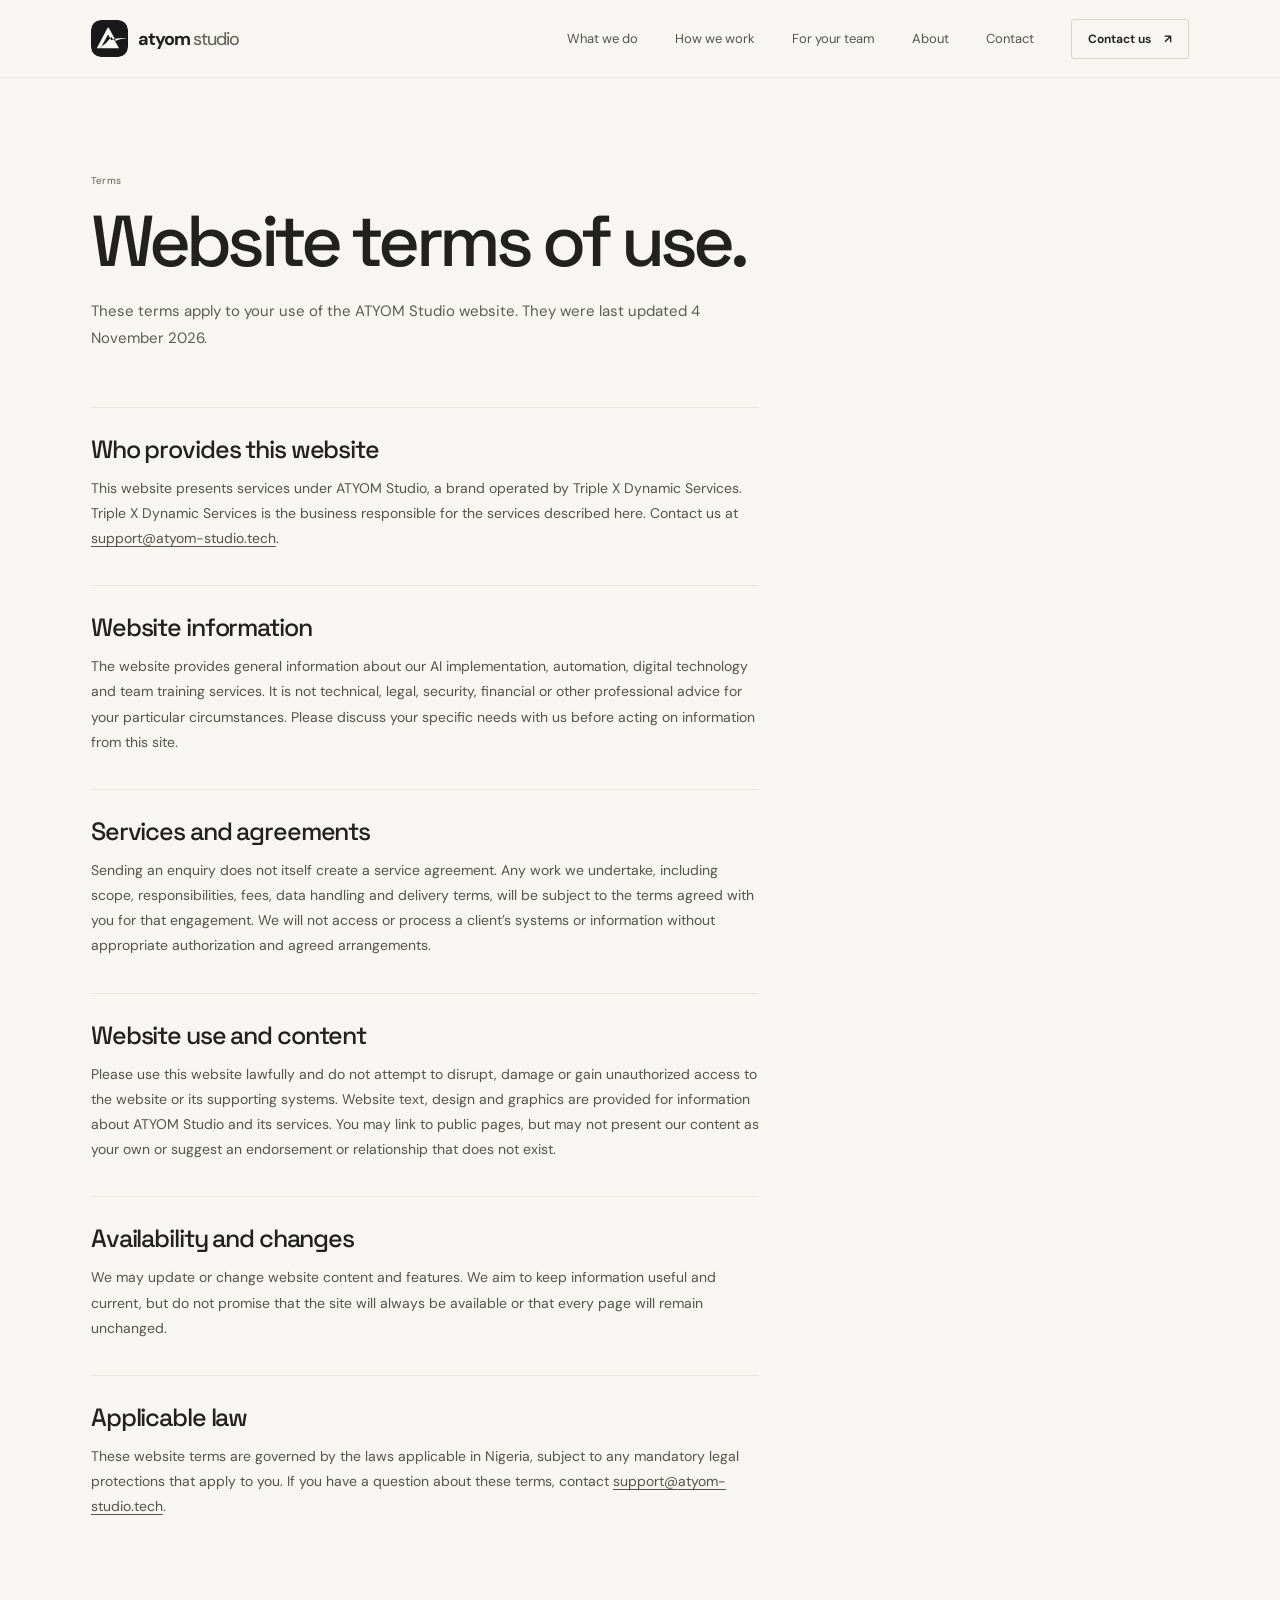
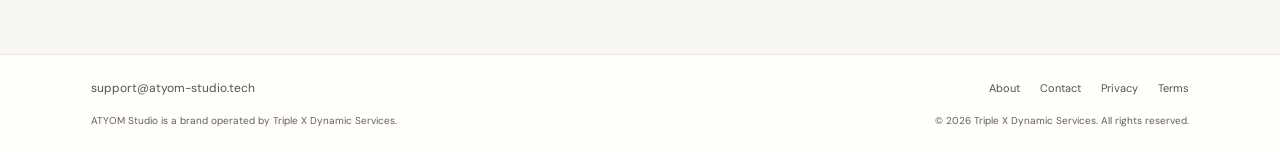
<file: terms.html>
<!doctype html>
<html lang="en">
<head>
  <meta charset="UTF-8"><meta name="viewport" content="width=device-width, initial-scale=1"><meta name="theme-color" content="#f7f6f2">
  <meta name="description" content="Website terms for ATYOM Studio, operated by Triple X Dynamic Services.">
  <title>Terms — ATYOM Studio</title><link rel="icon" type="image/svg+xml" href="logo.svg"><link rel="preconnect" href="https://fonts.googleapis.com"><link rel="preconnect" href="https://fonts.gstatic.com" crossorigin><link href="https://fonts.googleapis.com/css2?family=DM+Sans:wght@400;450;500;550;600;650;700;750;800&family=Space+Grotesk:wght@400;500;600;700&display=swap" rel="stylesheet"><link rel="stylesheet" href="styles.css">
</head>
<body>
  <header class="topbar" id="top"><a class="brand" href="./" aria-label="ATYOM Studio home"><img src="logo.svg" alt="" width="37" height="37"><span>atyom <span class="brand-light">studio</span></span></a><button class="menu-toggle" type="button" aria-label="Open navigation" aria-expanded="false" aria-controls="navigation"><span></span><span></span></button><nav class="navigation" id="navigation" aria-label="Main navigation"><a href="index.html#what-we-do">What we do</a><a href="index.html#how-we-work">How we work</a><a href="index.html#for-your-team">For your team</a><a href="about.html">About</a><a href="contact.html">Contact</a><a class="nav-cta" href="mailto:support@atyom-studio.tech?subject=Terms%20enquiry">Contact us <span aria-hidden="true">↗</span></a></nav></header>
  <main class="page-main"><div class="page-intro"><span class="section-kicker">Terms</span><h1>Website terms of use.</h1><p>These terms apply to your use of the ATYOM Studio website. They were last updated 4 November 2026.</p></div><div class="page-content">
    <section><h2>Who provides this website</h2><p>This website presents services under ATYOM Studio, a brand operated by Triple X Dynamic Services. Triple X Dynamic Services is the business responsible for the services described here. Contact us at <a href="mailto:support@atyom-studio.tech">support@atyom-studio.tech</a>.</p></section>
    <section><h2>Website information</h2><p>The website provides general information about our AI implementation, automation, digital technology and team training services. It is not technical, legal, security, financial or other professional advice for your particular circumstances. Please discuss your specific needs with us before acting on information from this site.</p></section>
    <section><h2>Services and agreements</h2><p>Sending an enquiry does not itself create a service agreement. Any work we undertake, including scope, responsibilities, fees, data handling and delivery terms, will be subject to the terms agreed with you for that engagement. We will not access or process a client’s systems or information without appropriate authorization and agreed arrangements.</p></section>
    <section><h2>Website use and content</h2><p>Please use this website lawfully and do not attempt to disrupt, damage or gain unauthorized access to the website or its supporting systems. Website text, design and graphics are provided for information about ATYOM Studio and its services. You may link to public pages, but may not present our content as your own or suggest an endorsement or relationship that does not exist.</p></section>
    <section><h2>Availability and changes</h2><p>We may update or change website content and features. We aim to keep information useful and current, but do not promise that the site will always be available or that every page will remain unchanged.</p></section>
    <section><h2>Applicable law</h2><p>These website terms are governed by the laws applicable in Nigeria, subject to any mandatory legal protections that apply to you. If you have a question about these terms, contact <a href="mailto:support@atyom-studio.tech">support@atyom-studio.tech</a>.</p></section>
  </div></main>
  <footer class="footer"><a class="footer-contact" href="mailto:support@atyom-studio.tech">support@atyom-studio.tech</a><nav class="footer-links" aria-label="Legal and company information"><a href="about.html">About</a><a href="contact.html">Contact</a><a href="privacy.html">Privacy</a><a href="terms.html">Terms</a></nav><p class="footer-legal">ATYOM Studio is a brand operated by Triple X Dynamic Services.</p><p class="footer-copy">© <span id="year">2026</span> Triple X Dynamic Services. All rights reserved.</p></footer><script src="script.js" defer></script>
</body>
</html>
</file>
<file: styles.css>
:root {
  color-scheme: light;
  --paper: #f7f6f2;
  --white: #fffefa;
  --ink: #21211e;
  --line: #e9e7df;
  --orange: #fc571b;
  --sans: "DM Sans", -apple-system, BlinkMacSystemFont, "Segoe UI", sans-serif;
  --display: "Space Grotesk", "DM Sans", -apple-system, BlinkMacSystemFont, "Segoe UI", sans-serif;
  --gutter: clamp(25px, 7.1vw, 108px);
  font-family: var(--sans);
  color: var(--ink);
  background: var(--paper);
  font-synthesis: none;
  text-rendering: optimizeLegibility;
  -webkit-font-smoothing: antialiased;
  -moz-osx-font-smoothing: grayscale;
  scroll-behavior: smooth;
}
* { box-sizing: border-box; }
body { margin: 0; min-width: 320px; }
a { color: inherit; text-decoration: none; }
a:focus-visible, button:focus-visible { outline: 3px solid var(--orange); outline-offset: 5px; }
.topbar { height: 78px; padding: 0 var(--gutter); display: flex; align-items: center; justify-content: space-between; border-bottom: 1px solid rgba(33,33,30,.075); position: relative; z-index: 3; }
.brand { display: inline-flex; align-items: center; gap: 10px; font-size: 18px; font-weight: 750; letter-spacing: -1px; }
.brand img { border-radius: 10px; }
.brand-light { font-weight: 450; color: #626057; }
.navigation { display: flex; align-items: center; gap: 37px; }
.navigation > a:not(.nav-cta) { font-size: 13px; color: #54534e; transition: color .2s; }
.navigation > a:not(.nav-cta):hover, .text-link:hover, .arrow-link:hover { color: var(--orange); }
.nav-cta { padding: 11px 16px; border: 1px solid #d6d4cc; border-radius: 3px; font-size: 12px; font-weight: 650; transition: background .2s, color .2s, border-color .2s; }
.nav-cta:hover { background: var(--ink); color: white; border-color: var(--ink); }
.nav-cta span { margin-left: 10px; }
.menu-toggle { display: none; }
.hero { min-height: 567px; display: grid; grid-template-columns: 1.08fr .92fr; align-items: center; gap: 4%; padding: 65px var(--gutter) 31px; position: relative; }
.hero-copy { padding: 7px 0 26px; max-width: 560px; }
.availability { display: inline-flex; align-items: center; gap: 9px; margin-bottom: 28px; padding: 8px 11px; background: #edede7; color: #55554f; border-radius: 3px; font-size: 11px; font-weight: 550; }
.availability-dot { width: 7px; height: 7px; background: #598756; border-radius: 50%; box-shadow: 0 0 0 3px #dce6d7; }
.hero h1 { font-family: var(--display); font-size: clamp(53px, 6.7vw, 88px); font-weight: 600; letter-spacing: -.087em; line-height: .99; margin: 0 0 25px; }
.headline-mark { position: relative; z-index: 0; }
.headline-mark:after { content: ""; height: 12px; position: absolute; bottom: 3px; left: 1px; right: -4px; background: var(--orange); z-index: -1; opacity: .9; }
.period { color: var(--orange); }
.hero-description { max-width: 400px; color: #5d5b54; font-size: 15px; line-height: 1.78; margin: 0; }
.hero-actions { display: flex; align-items: center; flex-wrap: wrap; gap: 21px; margin-top: 28px; }
.button { display: inline-flex; align-items: center; justify-content: center; gap: 20px; padding: 15px 19px; border-radius: 3px; font-size: 12px; font-weight: 600; transition: transform .2s ease, background .2s ease; }
.button:hover { transform: translateY(-2px); }
.button-dark { background: var(--ink); color: white; }
.button-dark:hover { background: var(--orange); }
.button > span { font-size: 15px; }
.text-link { font-size: 12px; font-weight: 600; transition: color .2s; }
.text-link span { margin-left: 6px; }
.hero-proof { display: flex; align-items: center; gap: 11px; margin-top: 36px; }
.proof-icon { width: 25px; height: 25px; border: 1px solid #dedbd2; border-radius: 50%; display: grid; place-items: center; flex-shrink: 0; }
.proof-icon svg { width: 14px; }
.hero-proof p { font-size: 11px; line-height: 1.65; font-weight: 600; margin: 0; }
.hero-proof p span { font-weight: 400; color: #626057; }
.hero-art { position: relative; padding: 26px 19px 15px; background: #f0efe9; border-radius: 4px; max-width: 590px; width: 100%; justify-self: end; overflow: hidden; }
.art-topline { position: absolute; z-index: 1; top: 18px; left: 23px; right: 22px; display: flex; justify-content: space-between; align-items: center; font-size: 8px; letter-spacing: 1.5px; color: #626057; font-weight: 600; }
.art-spark { color: var(--orange); font-size: 21px; }
.workflow { width: 100%; display: block; margin-top: 14px; overflow: visible; }
.node-title { font: 600 10px var(--sans); fill: #292924; }
.node-note { font: 400 8px var(--sans); fill: #626057; }
.fit-label { font: 600 9px var(--sans); letter-spacing: .7px; fill: #e25422; }
.fit-note { font: 400 8px var(--sans); fill: #626057; }
.footnote { font: 550 8px var(--sans); letter-spacing: .7px; fill: #626057; }
.route-line { animation: flow 2.8s linear infinite; }
@keyframes flow { to { stroke-dashoffset: -48; } }
.scroll-cue { grid-column: 1 / -1; display: flex; align-items: center; gap: 11px; margin-top: 5px; color: #626057; font-size: 10px; }
.scroll-cue-line { width: 24px; height: 1px; background: var(--orange); }
.section-kicker { font-size: 10px; color: #626057; letter-spacing: .025em; }
.proof-standard { display: flex; align-items: center; justify-content: space-between; gap: 32px; padding: 33px var(--gutter); background: var(--white); border-top: 1px solid var(--line); }
.proof-message > p { margin: 8px 0 0; font-family: var(--display); font-size: clamp(20px, 2.55vw, 31px); font-weight: 500; letter-spacing: -.05em; line-height: 1.25; }
.proof-points { display: flex; flex-wrap: wrap; justify-content: flex-end; gap: 8px; }
.proof-points span, .toolkit-tags span { padding: 9px 12px; border: 1px solid #d6d4cc; border-radius: 3px; color: #55534d; font-size: 10px; font-weight: 550; white-space: nowrap; }
.intro-section { display: grid; grid-template-columns: 1fr .67fr; gap: 8%; align-items: end; padding: 99px var(--gutter) 106px; background: var(--white); }
.intro-lead h2, .services-heading h2, .method-heading h2, .closing-cta h2 { font-family: var(--display); font-weight: 500; letter-spacing: -.067em; }
.intro-lead h2 { font-size: clamp(37px, 5vw, 63px); line-height: 1.12; max-width: 600px; margin: 17px 0 0; }
.intro-lead h2 span { color: #88867e; }
.intro-body { padding: 0 0 5px; }
.intro-body > p { color: #5d5b54; font-size: 14px; line-height: 1.86; margin: 0 0 18px; max-width: 375px; }
.arrow-link { font-size: 11px; font-weight: 650; transition: color .2s; }
.arrow-link span { margin-left: 9px; color: var(--orange); }
.services { padding: 88px var(--gutter) 98px; }
.services-heading { display: flex; align-items: end; justify-content: space-between; padding-bottom: 28px; border-bottom: 1px solid var(--line); }
.services-heading h2 { font-size: clamp(39px, 5.1vw, 64px); margin: 14px 0 0; }
.services-heading > p { max-width: 235px; margin: 0 0 7px; color: #626057; font-size: 12px; line-height: 1.7; }
.service-grid { display: grid; grid-template-columns: repeat(4, 1fr); }
.service-item { position: relative; padding: 26px 21px 15px 0; border-bottom: 1px solid var(--line); min-height: 213px; }
.service-item + .service-item { padding-left: 21px; border-left: 1px solid var(--line); }
.service-index { display: inline-flex; width: 23px; height: 23px; align-items: center; justify-content: center; background: #f0eee7; color: #626057; border-radius: 50%; font-size: 9px; font-weight: 650; }
.service-item h3 { font-family: var(--display); font-size: 17px; font-weight: 550; line-height: 1.3; letter-spacing: -.045em; margin: 20px 0 9px; max-width: 190px; min-height: 44px; }
.service-item p { max-width: 240px; margin: 0 0 26px; font-size: 11px; color: #626057; line-height: 1.76; }
.service-link { position: absolute; bottom: 13px; right: 14px; color: #be4015; font-size: 15px; transition: transform .2s; }
.service-link:hover { transform: translate(2px, -2px); }
.toolkit { display: flex; align-items: center; flex-wrap: wrap; gap: 14px 24px; margin-top: 22px; padding-top: 0; border-top: 0; }
.toolkit-label { color: #626057; font-size: 10px; font-weight: 650; }
.toolkit-tags { display: flex; flex-wrap: wrap; gap: 8px; }
.toolkit-tags span { background: var(--white); }
.method { display: grid; grid-template-columns: .82fr 1fr; gap: 10%; padding: 95px var(--gutter) 102px; background: #eeede7; }
.method-heading h2 { font-size: clamp(37px, 4.6vw, 58px); line-height: 1.12; margin: 20px 0 15px; }
.method-heading h2 span { color: #89877f; }
.method-heading > p { max-width: 315px; color: #626057; font-size: 13px; line-height: 1.8; }
.method-list { padding-top: 3px; }
.method-step { display: grid; grid-template-columns: 37px 1fr auto; align-items: start; gap: 13px; padding: 20px 0; border-bottom: 1px solid #dcdbd3; }
.method-step:first-child { border-top: 1px solid #dcdbd3; }
.step-symbol { width: 31px; height: 31px; display: grid; place-items: center; border-radius: 50%; color: #df511e; background: #f8f6ef; }
.step-symbol svg { width: 18px; height: 18px; }
.method-step h3 { font-family: var(--display); font-size: 14px; font-weight: 550; letter-spacing: -.025em; margin: 2px 0 6px; }
.method-step p { max-width: 290px; margin: 0; color: #626057; font-size: 11px; line-height: 1.75; }
.method-tail { padding-top: 7px; color: #626057; font-size: 9px; }
.closing-cta { display: grid; grid-template-columns: 56px 1fr auto; align-items: center; gap: 20px; padding: 44px var(--gutter); background: var(--orange); color: var(--ink); }
.cta-graphic { width: 53px; height: 53px; display: grid; place-items: center; border: 1px solid rgba(33,33,30,.35); border-radius: 4px; }
.cta-graphic img { width: 34px; height: 34px; border-radius: 9px; }
.closing-cta .section-kicker { color: var(--ink); }
.closing-cta h2 { font-size: clamp(27px, 3.2vw, 38px); margin: 5px 0 4px; line-height: 1.2; }
.closing-cta p { margin: 0; color: #292924; font-size: 11px; line-height: 1.6; }
.button-light { background: var(--white); color: var(--ink); }
.button-light:hover { background: var(--ink); color: white; }
.footer { display: grid; grid-template-columns: 1fr auto; grid-template-areas: "contact links" "legal copy"; align-items: center; gap: 18px 28px; padding: 25px var(--gutter); background: var(--white); border-top: 1px solid var(--line); }
.footer-contact { grid-area: contact; width: fit-content; color: #55534d; font-size: 12px; transition: color .2s; }
.footer-contact:hover { color: #be4015; }
.footer-links { grid-area: links; display: flex; flex-wrap: wrap; justify-content: flex-end; gap: 20px; font-size: 11px; color: #54534e; }
.footer-links a:hover { color: #be4015; }
.footer-legal, .footer-copy { margin: 0; font-size: 10px; color: #626057; }
.footer-legal { grid-area: legal; }
.footer-copy { grid-area: copy; text-align: right; }
.page-main { min-height: 62vh; }
.page-intro { padding: 90px var(--gutter) 45px; max-width: 1040px; }
.page-intro h1 { max-width: 850px; margin: 15px 0 18px; font: 500 clamp(42px, 6vw, 72px)/1.05 var(--display); letter-spacing: -.067em; }
.page-intro > p { max-width: 650px; margin: 0; color: #5d5b54; font-size: 15px; line-height: 1.8; }
.page-content { max-width: 850px; padding: 10px var(--gutter) 100px; }
.page-content section { padding: 26px 0; border-top: 1px solid var(--line); }
.page-content h2 { margin: 0 0 12px; font: 500 25px/1.2 var(--display); letter-spacing: -.045em; }
.page-content p, .page-content li { color: #55534d; font-size: 14px; line-height: 1.8; }
.page-content p { margin: 8px 0; }
.page-content ul { padding-left: 21px; }
.page-content a { text-decoration: underline; text-underline-offset: 3px; }
.about-page { overflow: hidden; }
.about-hero { display: grid; grid-template-columns: minmax(0, 1fr) minmax(420px, .92fr); gap: 34px 6%; align-items: center; padding: 74px var(--gutter) 0; background: var(--paper); }
.about-hero-copy { max-width: 600px; padding: 8px 0 20px; }
.about-eyebrow { display: inline-flex; align-items: center; gap: 9px; color: #55534d; font-size: 10px; font-weight: 650; letter-spacing: .06em; }
.about-eyebrow > span { width: 8px; height: 8px; border-radius: 50%; background: var(--orange); box-shadow: 0 0 0 4px #ffe3d7; }
.about-hero h1 { max-width: 610px; margin: 23px 0 18px; font: 500 clamp(48px, 6vw, 76px)/1.01 var(--display); letter-spacing: -.075em; }
.about-hero h1 em { color: #77746c; font-style: normal; }
.about-hero-copy > p { max-width: 460px; margin: 0; color: #55534d; font-size: 15px; line-height: 1.8; }
.about-hero-link { display: inline-flex; align-items: center; gap: 18px; margin-top: 26px; padding-bottom: 7px; border-bottom: 1px solid #c8c5bc; font-size: 12px; font-weight: 650; }
.about-hero-link span { color: #be4015; font-size: 15px; }
.workflow-visual { width: 100%; max-width: 600px; justify-self: end; padding: 20px 21px 16px; background: #eeede7; border: 1px solid #e1dfd6; border-radius: 4px; }
.workflow-visual-head, .workflow-visual-foot { display: flex; align-items: center; justify-content: space-between; gap: 14px; color: #626057; font-size: 9px; font-weight: 600; }
.workflow-visual-head { padding-bottom: 17px; border-bottom: 1px solid #d9d7ce; letter-spacing: .055em; }
.workflow-flow { display: grid; grid-template-columns: minmax(0, 1fr) 30px 108px 30px minmax(0, 1fr); align-items: center; gap: 10px; padding: 28px 0; }
.flow-stage { display: flex; align-items: flex-start; gap: 10px; min-width: 0; }
.flow-index { flex: 0 0 27px; display: grid; place-items: center; width: 27px; height: 27px; color: #be4015; background: #fff0e9; border-radius: 50%; font-size: 9px; font-weight: 700; }
.flow-stage strong { display: block; color: var(--ink); font: 550 13px/1.25 var(--display); letter-spacing: -.025em; }
.flow-stage small, .flow-engine small { display: block; margin-top: 6px; color: #626057; font-size: 9px; line-height: 1.45; }
.flow-connector { position: relative; height: 1px; background: #c3beb3; }
.flow-connector:after { content: ""; position: absolute; right: 0; top: -3px; width: 6px; height: 6px; border-top: 1px solid #8a877e; border-right: 1px solid #8a877e; transform: rotate(45deg); }
.flow-engine { display: grid; place-items: center; align-content: center; min-height: 90px; padding: 12px 7px; color: #fffefa; background: var(--ink); border-radius: 4px; text-align: center; }
.flow-engine > span { color: var(--orange); font: 600 27px/1 var(--display); letter-spacing: -.07em; }
.flow-engine small { margin-top: 7px; color: #d5d3cb; font-size: 8px; }
.workflow-visual-foot { justify-content: flex-start; gap: 20px; padding-top: 13px; border-top: 1px solid #d9d7ce; font-size: 8px; font-weight: 500; }
.workflow-visual-foot span + span:before { content: ""; display: inline-block; width: 4px; height: 4px; margin: 0 9px 2px 0; background: var(--orange); border-radius: 50%; }
.about-capabilities { grid-column: 1 / -1; display: flex; flex-wrap: wrap; gap: 11px 28px; padding: 19px 0 21px; border-top: 1px solid #e1dfd6; color: #55534d; font-size: 10px; font-weight: 600; }
.about-capabilities span { display: inline-flex; align-items: center; gap: 8px; }
.about-capabilities span:before { content: ""; width: 5px; height: 5px; border-radius: 50%; background: var(--orange); }
.about-identity { display: grid; grid-template-columns: .8fr 1fr; gap: 8%; align-items: center; padding: 100px var(--gutter); background: var(--white); }
.identity-heading h2, .approach-heading h2, .about-contact h2 { margin: 14px 0 0; font: 500 clamp(34px, 4.4vw, 55px)/1.1 var(--display); letter-spacing: -.065em; }
.identity-card { position: relative; padding: 29px 30px 25px; color: #fffefa; background: var(--ink); border-radius: 4px; }
.identity-brand, .identity-operator { display: flex; flex-direction: column; gap: 7px; }
.identity-label { color: #c2c0b8; font-size: 8px; font-weight: 650; letter-spacing: .11em; }
.identity-brand strong { font: 600 28px/1 var(--display); letter-spacing: -.055em; }
.identity-brand strong span { color: #ccc9c0; font-weight: 400; }
.identity-link { display: flex; align-items: center; gap: 10px; margin: 17px 0; color: #ffd0bd; font-size: 9px; }
.identity-link span { width: 22px; height: 1px; background: var(--orange); }
.identity-operator strong { font: 500 22px/1.12 var(--display); letter-spacing: -.04em; }
.identity-card > p { max-width: 420px; margin: 23px 0 0; padding-top: 15px; border-top: 1px solid rgba(255,255,255,.19); color: #e4e2db; font-size: 11px; line-height: 1.7; }
.about-approach { padding: 94px var(--gutter) 100px; background: #eeede7; }
.approach-heading { display: flex; align-items: end; justify-content: space-between; gap: 30px; padding-bottom: 33px; border-bottom: 1px solid #d9d7ce; }
.approach-heading h2 { max-width: 690px; font-size: clamp(34px, 4.4vw, 55px); }
.approach-heading h2 span { color: #77746c; }
.approach-grid { display: grid; grid-template-columns: repeat(3, 1fr); }
.approach-item { min-height: 220px; padding: 25px 28px 12px 0; }
.approach-item + .approach-item { padding-left: 27px; border-left: 1px solid #d9d7ce; }
.approach-symbol { display: grid; place-items: center; width: 38px; height: 38px; color: #be4015; background: #fffefa; border: 1px solid #dedbd2; border-radius: 4px; }
.approach-symbol svg { width: 22px; height: 22px; }
.approach-item h3 { margin: 19px 0 8px; font: 550 18px/1.25 var(--display); letter-spacing: -.04em; }
.approach-item p { max-width: 290px; margin: 0; color: #55534d; font-size: 12px; line-height: 1.75; }
.about-contact { display: flex; align-items: center; justify-content: space-between; gap: 24px; padding: 43px var(--gutter); background: var(--orange); }
.about-contact h2 { max-width: 600px; font-size: clamp(26px, 3.3vw, 38px); }
.about-contact .button-dark { flex: 0 0 auto; }
.contact-card { display: grid; gap: 14px; padding: 23px; background: #eeede7; border-radius: 4px; }
.contact-card p { margin: 0; }
.contact-card strong { color: var(--ink); }
.menu-toggle { align-items: center; justify-content: center; gap: 5px; width: 38px; height: 38px; border: 1px solid var(--line); border-radius: 3px; background: none; }
.menu-toggle span { display: block; width: 16px; height: 1.5px; background: var(--ink); }
@media (min-width: 1500px) {
  .hero { min-height: 640px; }
  .hero-art { max-width: 660px; }
  .services, .method, .intro-section { padding-left: max(var(--gutter), calc((100vw - 1320px)/2)); padding-right: max(var(--gutter), calc((100vw - 1320px)/2)); }
}
@media (max-width: 860px) {
  .proof-standard { align-items: flex-start; flex-direction: column; gap: 18px; }
  .proof-points { justify-content: flex-start; }
  .about-hero { grid-template-columns: 1fr; gap: 30px; }
  .about-hero-copy { max-width: 700px; }
  .workflow-visual { justify-self: start; max-width: 700px; }
  .about-identity { grid-template-columns: 1fr; gap: 32px; }
  .identity-card { max-width: 620px; }
}
@media (max-width: 950px) {
  :root { --gutter: 5vw; }
  .hero { gap: 3%; grid-template-columns: 1.08fr .92fr; }
  .hero h1 { font-size: clamp(49px, 6.7vw, 74px); }
  .hero-art { padding-left: 10px; padding-right: 10px; }
  .workflow { margin-top: 22px; }
  .service-item { padding-right: 12px; }
  .service-item + .service-item { padding-left: 14px; }
  .method { gap: 6%; }
  .navigation { gap: 23px; }
}
@media (max-width: 700px) {
  .topbar { height: 68px; }
  .menu-toggle { display: flex; flex-direction: column; }
  .navigation { position: absolute; top: 67px; left: 0; right: 0; padding: 14px var(--gutter) 20px; background: var(--paper); border-bottom: 1px solid var(--line); display: flex; flex-direction: column; align-items: stretch; gap: 0; visibility: hidden; opacity: 0; transform: translateY(-7px); transition: opacity .18s, transform .18s, visibility .18s; }
  .navigation.is-open { visibility: visible; opacity: 1; transform: translateY(0); }
  .navigation > a:not(.nav-cta) { padding: 13px 0; border-bottom: 1px solid var(--line); font-size: 14px; }
  .nav-cta { margin-top: 13px; text-align: center; }
  .hero { grid-template-columns: 1fr; gap: 19px; padding-top: 46px; padding-bottom: 23px; }
  .hero-copy { padding-bottom: 0; }
  .availability { margin-bottom: 23px; }
  .hero h1 { font-size: clamp(58px, 13vw, 84px); margin-bottom: 20px; }
  .hero-description { font-size: 14px; max-width: 430px; }
  .hero-actions { gap: 16px; margin-top: 22px; }
  .hero-proof { margin-top: 25px; }
  .hero-art { justify-self: stretch; max-width: none; padding: 23px 14px 9px; }
  .workflow { margin-top: 18px; max-height: 340px; }
  .art-topline { top: 12px; left: 16px; right: 15px; }
  .scroll-cue { margin: 6px 0 0; }
  .intro-section { grid-template-columns: 1fr; gap: 22px; padding-top: 66px; padding-bottom: 67px; }
  .intro-lead h2 { max-width: 530px; font-size: clamp(38px, 9vw, 57px); }
  .intro-body > p { max-width: 500px; }
  .services { padding-top: 66px; padding-bottom: 69px; }
  .services-heading { align-items: start; flex-direction: column; gap: 10px; padding-bottom: 19px; }
  .services-heading h2 { font-size: clamp(41px, 10vw, 57px); }
  .services-heading > p { max-width: 300px; }
  .service-grid { grid-template-columns: repeat(2, 1fr); }
  .service-item { min-height: 203px; padding: 20px 15px 14px 0; }
  .service-item + .service-item { padding-left: 14px; }
  .service-item:nth-child(3) { padding-left: 0; border-left: 0; }
  .service-item:nth-child(3), .service-item:nth-child(4) { border-bottom: 0; }
  .service-item h3 { font-size: 16px; margin-top: 15px; }
  .service-item p { font-size: 10.5px; }
  .method { grid-template-columns: 1fr; gap: 22px; padding-top: 68px; padding-bottom: 69px; }
  .method-heading h2 { font-size: clamp(41px, 9.5vw, 58px); margin-top: 14px; }
  .method-heading > p { max-width: 410px; }
  .closing-cta { grid-template-columns: 44px 1fr; gap: 12px; padding-top: 30px; padding-bottom: 30px; }
  .cta-graphic { width: 42px; height: 42px; }
  .cta-graphic img { width: 29px; height: 29px; }
  .closing-cta h2 { font-size: 27px; }
  .closing-cta p { font-size: 10px; }
  .button-light { grid-column: 2; justify-self: start; margin-top: 6px; }
  .about-hero { padding-top: 50px; gap: 25px; }
  .about-hero h1 { font-size: clamp(46px, 12vw, 68px); }
  .about-hero-copy > p { font-size: 14px; }
  .workflow-visual { padding: 15px 13px 13px; }
  .workflow-visual-head { align-items: flex-start; flex-direction: column; gap: 6px; }
  .workflow-flow { grid-template-columns: 1fr; gap: 0; padding: 19px 0; }
  .flow-stage strong { font-size: 13px; }
  .flow-stage small { font-size: 9px; }
  .flow-connector { width: 1px; height: 15px; margin-left: 13px; }
  .flow-connector:after { right: -2px; top: auto; bottom: -1px; width: 5px; height: 5px; border: 0; background: var(--orange); border-radius: 50%; transform: none; }
  .flow-engine { min-height: 68px; }
  .workflow-visual-foot { flex-wrap: wrap; gap: 8px 13px; font-size: 7px; }
  .workflow-visual-foot span + span:before { margin-right: 6px; }
  .about-capabilities { gap: 12px 18px; }
  .about-identity { padding-top: 67px; padding-bottom: 68px; }
  .identity-card { padding: 24px 21px; }
  .about-approach { padding-top: 68px; padding-bottom: 68px; }
  .approach-heading { align-items: flex-start; flex-direction: column; gap: 10px; }
  .approach-grid { grid-template-columns: 1fr; }
  .approach-item, .approach-item + .approach-item { min-height: 0; padding: 21px 0; border-left: 0; border-bottom: 1px solid #d9d7ce; }
  .approach-item:first-child { padding-top: 24px; }
  .approach-item p { max-width: 460px; }
  .about-contact { align-items: flex-start; flex-direction: column; padding-top: 32px; padding-bottom: 32px; }
  .footer { grid-template-columns: 1fr; grid-template-areas: "contact" "links" "legal" "copy"; gap: 16px; }
  .footer-links { justify-content: flex-start; gap: 18px; }
  .footer-copy { text-align: left; }
}
@media (max-width: 380px) {
  :root { --gutter: 20px; }
  .hero h1 { font-size: 55px; }
  .hero-actions { align-items: flex-start; flex-direction: column; }
  .workflow { min-height: 210px; }
  .service-item h3 { font-size: 15px; }
  .method-step { grid-template-columns: 30px 1fr auto; gap: 9px; }
  .method-tail { font-size: 8px; }
}
@media (prefers-reduced-motion: reduce) {
  *, *::before, *::after { scroll-behavior: auto !important; animation-duration: .01ms !important; animation-iteration-count: 1 !important; transition-duration: .01ms !important; }
}
</file>
